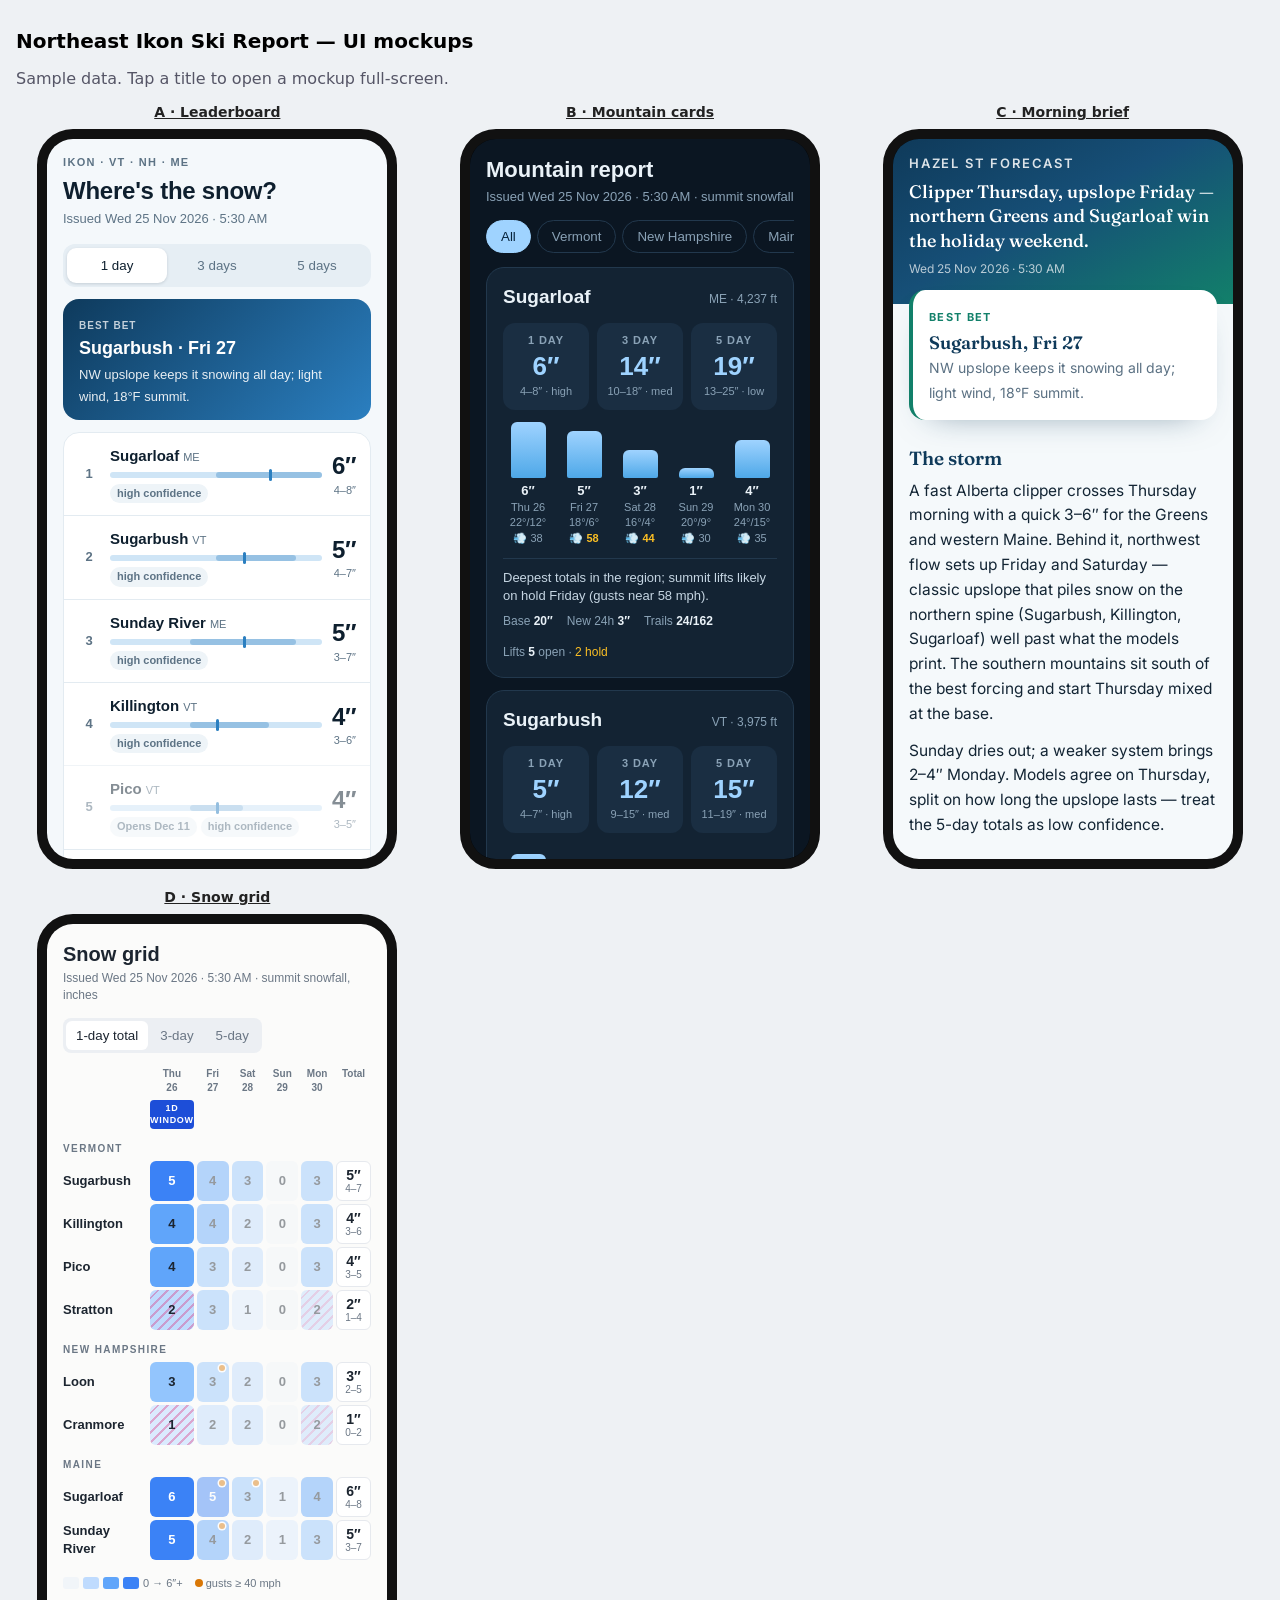
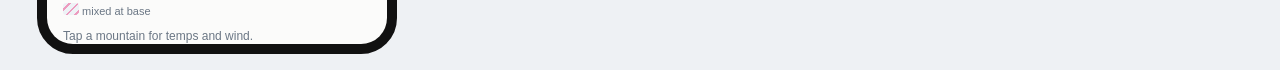
<file: docs/product/mockups/index.html>
<!doctype html><html lang="en"><head><meta charset="utf-8"><meta name="viewport" content="width=device-width, initial-scale=1"><title>Ski Report Mockups</title><style>.g{display:grid;grid-template-columns:repeat(auto-fit,minmax(330px,1fr));gap:20px}
.p{display:flex;flex-direction:column;gap:8px;align-items:center}
.p h3{margin:0;font:600 14px/1.2 var(--font-sans, system-ui);color:var(--foreground, #222)}
.f{width:340px;max-width:100%;height:720px;border:10px solid #111;border-radius:36px;overflow:hidden;background:#000}
.f iframe{width:100%;height:100%;border:0;display:block}</style><style>body{margin:0;padding:16px;font-family:system-ui;background:#eef1f4}</style></head><body><h1 style="font:600 20px system-ui">Northeast Ikon Ski Report — UI mockups</h1><p style="color:#556">Sample data. Tap a title to open a mockup full-screen.</p><div class="g"><div class="p"><h3><a href="a-leaderboard.html" style="color:inherit">A · Leaderboard</a></h3><div class="f"><iframe title="A · Leaderboard" src="a-leaderboard.html"></iframe></div></div><div class="p"><h3><a href="b-cards.html" style="color:inherit">B · Mountain cards</a></h3><div class="f"><iframe title="B · Mountain cards" src="b-cards.html"></iframe></div></div><div class="p"><h3><a href="c-brief.html" style="color:inherit">C · Morning brief</a></h3><div class="f"><iframe title="C · Morning brief" src="c-brief.html"></iframe></div></div><div class="p"><h3><a href="d-grid.html" style="color:inherit">D · Snow grid</a></h3><div class="f"><iframe title="D · Snow grid" src="d-grid.html"></iframe></div></div></div></body></html>
</file>
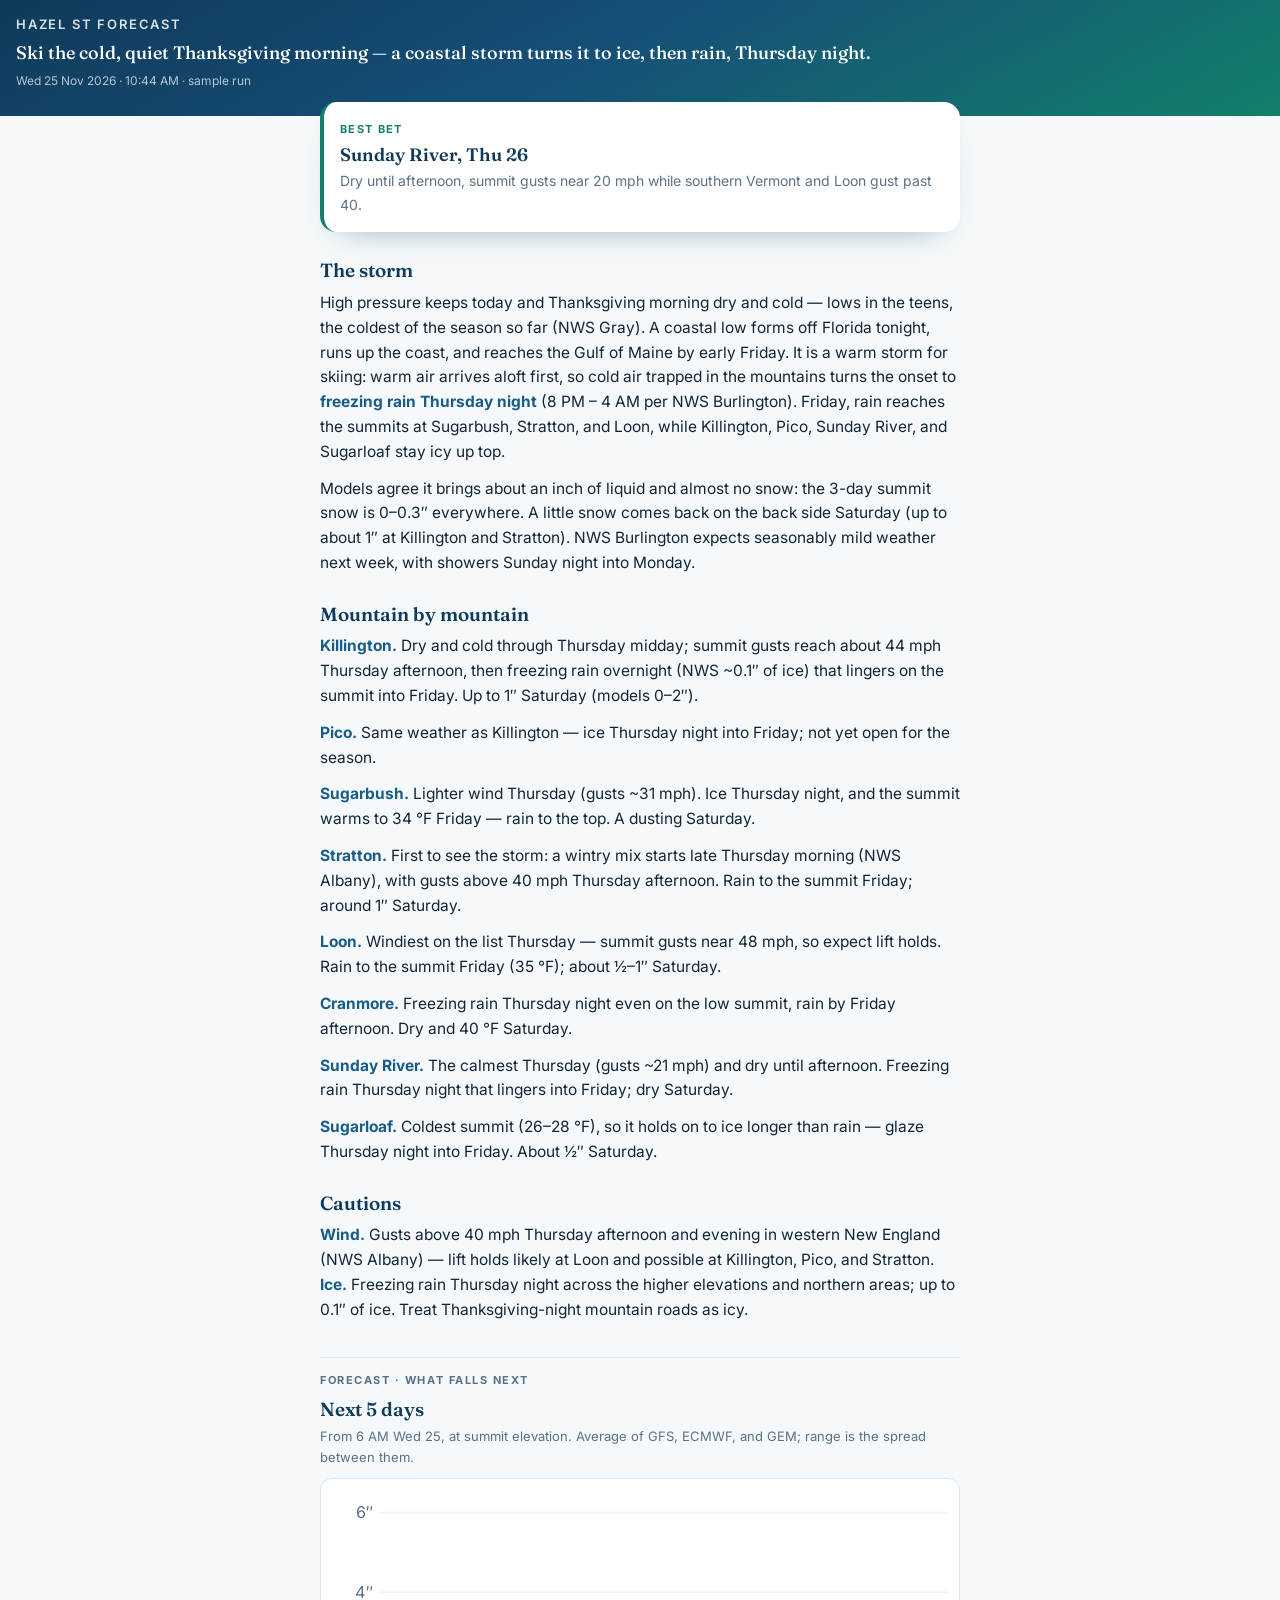
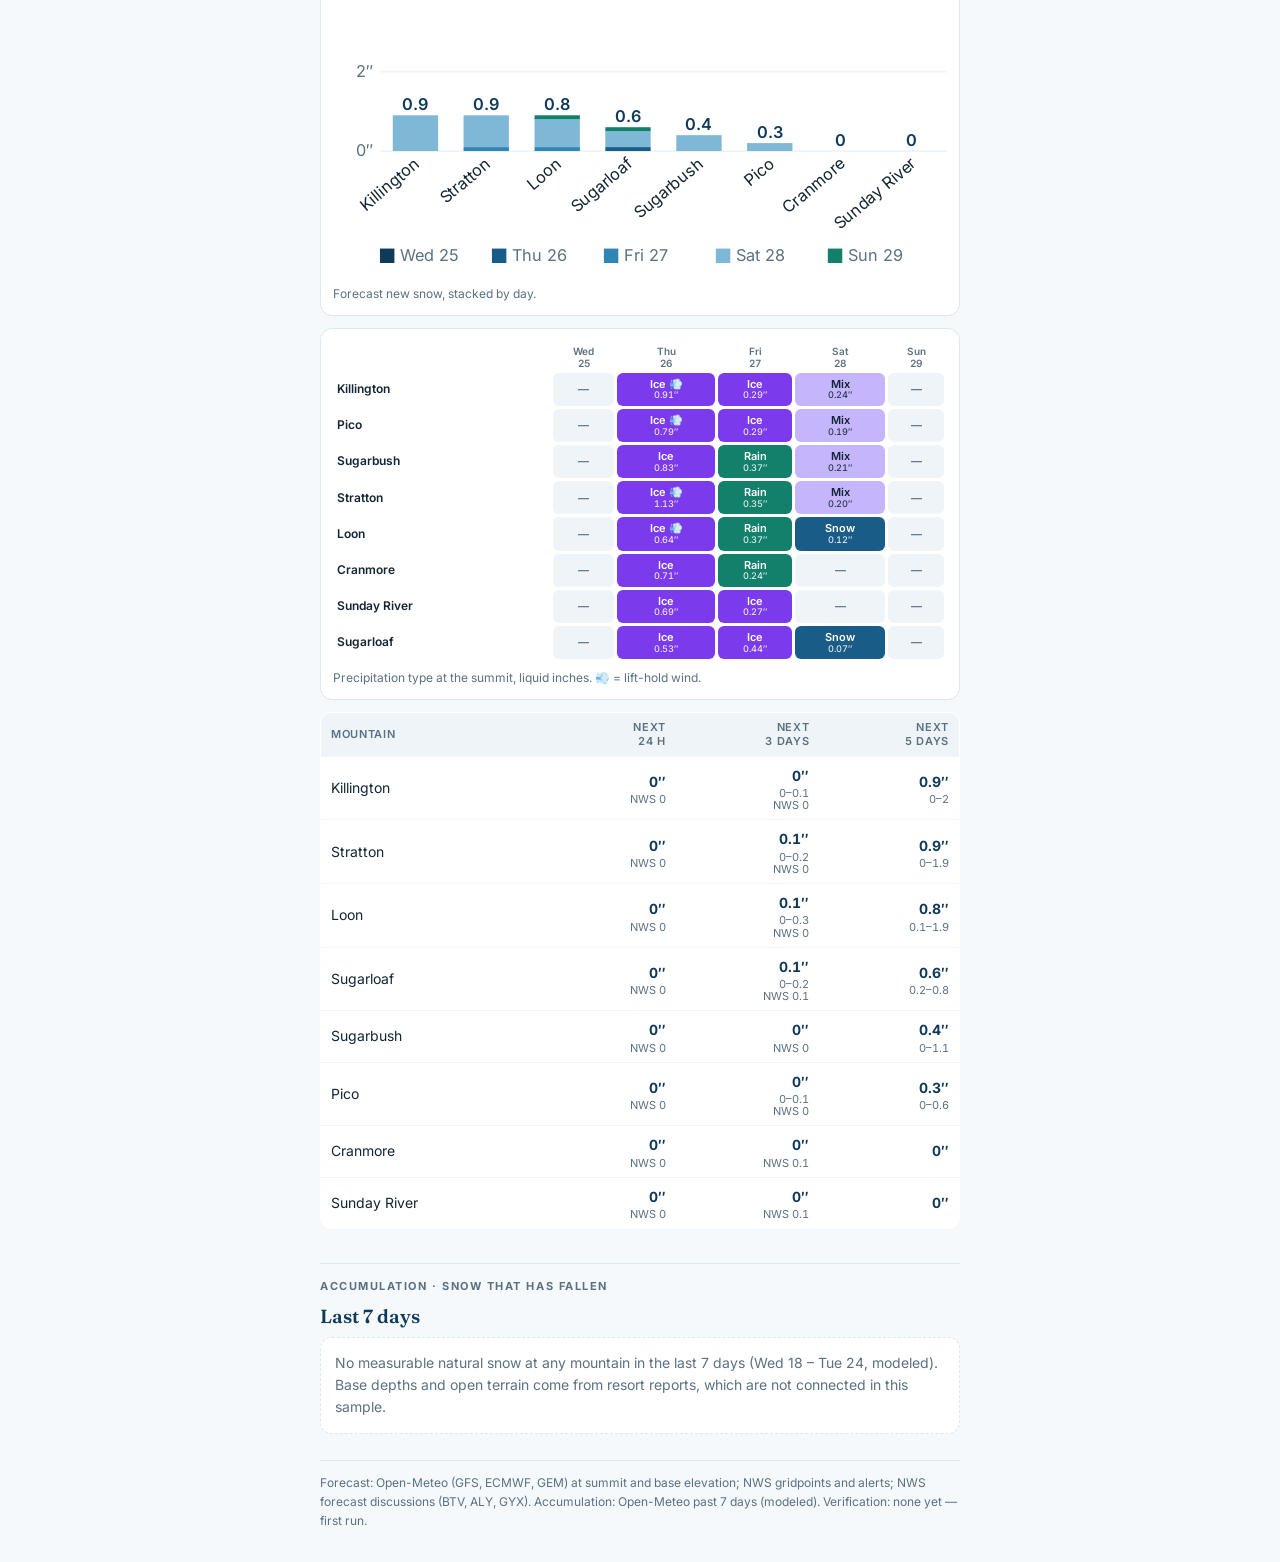
<file: prototype/out/2026-11-25.html>
<!doctype html><html lang="en"><head><meta charset="utf-8">
<meta name="viewport" content="width=device-width, initial-scale=1"><title>Hazel St Forecast · 2026-11-25</title>
<link href="https://fonts.googleapis.com/css2?family=Fraunces:opsz,wght@9..144,500;9..144,600&family=Inter:wght@400;500;600;700&display=swap" rel="stylesheet">
<style>:root{--ink:#132534;--deep:#0f3a5a;--sea:#1a5c88;--green:#12806a;--paper:#f5f9fb;--card:#fff;--line:#dce7ee;--line-2:#eef4f8;--mist:#5b7183;
  --band:linear-gradient(152deg,#0f3a5a 0%,#164f77 46%,#12806a 100%)}
*{box-sizing:border-box}
body{margin:0;background:var(--paper);color:var(--ink);font:15.5px/1.6 Inter,-apple-system,sans-serif}
.band{background:var(--band);color:#fff;padding:18px 16px 26px}
.band .k{font:600 13px/1 Inter,sans-serif;letter-spacing:.14em;text-transform:uppercase;opacity:.85}
.band h1{font:500 18px/1.35 Fraunces,Georgia,serif;margin:10px 0 6px}
.band .when{font-size:12px;opacity:.7}
main{max-width:42rem;margin:0 auto;padding:0 16px 32px}
.call{background:var(--card);border-radius:16px;margin-top:-14px;padding:14px 16px;box-shadow:0 14px 34px -22px rgba(15,58,90,.55);border-left:4px solid var(--green)}
.call small{font-size:11px;letter-spacing:.12em;text-transform:uppercase;color:var(--green);font-weight:700}
.call b{display:block;font:600 18px/1.3 Fraunces,Georgia,serif;color:var(--deep);margin:2px 0}
.call span{font-size:14px;color:var(--mist)}
h2{font:600 19px/1.3 Fraunces,Georgia,serif;color:var(--deep);margin:26px 0 8px}
p{margin:0 0 12px}
p b{color:var(--sea)}
.part{font-size:11px;letter-spacing:.14em;text-transform:uppercase;color:var(--mist);font-weight:700;margin:34px 0 -18px;padding-top:14px;border-top:1px solid var(--line)}
.lead{font-size:13px;color:var(--mist);margin:-4px 0 10px}
figure{margin:0 0 12px;background:var(--card);border:1px solid var(--line);border-radius:12px;padding:12px}
figcaption{font-size:12px;color:var(--mist);margin-top:6px}
table{width:100%;border-collapse:collapse;font-variant-numeric:tabular-nums}
#fct{background:var(--card);border-radius:12px;overflow:hidden;border:1px solid var(--line);font-size:14px}
#fct th,#fct td{padding:8px 10px;text-align:right}
#fct th{font-size:11px;letter-spacing:.06em;text-transform:uppercase;color:var(--mist);background:var(--line-2);font-weight:600;line-height:1.25}
#fct th:first-child,#fct td:first-child{text-align:left}
#fct tr+tr td{border-top:1px solid var(--line-2)}
#fct td b{color:var(--deep)}
#fct td small{color:var(--mist);font-size:11px;display:block;line-height:1.1}
.types{border-collapse:separate;border-spacing:3px;font-size:11px}
.types th{font-weight:600;color:var(--mist);font-size:10px;line-height:1.2}
.types tbody th{text-align:left;color:var(--ink);font-size:12px;white-space:nowrap;padding-right:4px}
.types td{text-align:center;border-radius:6px;padding:5px 2px;font-weight:600;line-height:1.15}
.types td small{display:block;font-weight:500;opacity:.85}
.types i{font-style:normal}
.empty{background:var(--card);border:1px dashed var(--line);border-radius:12px;padding:14px;font-size:14px;color:var(--mist)}
.foot{font-size:12px;color:var(--mist);border-top:1px solid var(--line);margin-top:26px;padding-top:12px}
</style></head><body>
<div class="band"><div class="k">Hazel St Forecast</div><h1>Ski the cold, quiet Thanksgiving morning — a coastal storm turns it to ice, then rain, Thursday night.</h1>
<div class="when">Wed 25 Nov 2026 · 10:44 AM · sample run</div></div>
<main>
<div class="call"><small>Best bet</small><b>Sunday River, Thu 26</b><span>Dry until afternoon, summit gusts near 20 mph while southern Vermont and Loon gust past 40.</span></div>
<h2>The storm</h2>
<p>High pressure keeps today and Thanksgiving morning dry and cold — lows in the teens, the coldest of the season so far (NWS Gray). A coastal low forms off Florida tonight, runs up the coast, and reaches the Gulf of Maine by early Friday. It is a warm storm for skiing: warm air arrives aloft first, so cold air trapped in the mountains turns the onset to <b>freezing rain Thursday night</b> (8 PM – 4 AM per NWS Burlington). Friday, rain reaches the summits at Sugarbush, Stratton, and Loon, while Killington, Pico, Sunday River, and Sugarloaf stay icy up top.</p>
<p>Models agree it brings about an inch of liquid and almost no snow: the 3-day summit snow is 0–0.3″ everywhere. A little snow comes back on the back side Saturday (up to about 1″ at Killington and Stratton). NWS Burlington expects seasonably mild weather next week, with showers Sunday night into Monday.</p>
<h2>Mountain by mountain</h2>
<p><b>Killington.</b> Dry and cold through Thursday midday; summit gusts reach about 44 mph Thursday afternoon, then freezing rain overnight (NWS ~0.1″ of ice) that lingers on the summit into Friday. Up to 1″ Saturday (models 0–2″).</p>
<p><b>Pico.</b> Same weather as Killington — ice Thursday night into Friday; not yet open for the season.</p>
<p><b>Sugarbush.</b> Lighter wind Thursday (gusts ~31 mph). Ice Thursday night, and the summit warms to 34 °F Friday — rain to the top. A dusting Saturday.</p>
<p><b>Stratton.</b> First to see the storm: a wintry mix starts late Thursday morning (NWS Albany), with gusts above 40 mph Thursday afternoon. Rain to the summit Friday; around 1″ Saturday.</p>
<p><b>Loon.</b> Windiest on the list Thursday — summit gusts near 48 mph, so expect lift holds. Rain to the summit Friday (35 °F); about ½–1″ Saturday.</p>
<p><b>Cranmore.</b> Freezing rain Thursday night even on the low summit, rain by Friday afternoon. Dry and 40 °F Saturday.</p>
<p><b>Sunday River.</b> The calmest Thursday (gusts ~21 mph) and dry until afternoon. Freezing rain Thursday night that lingers into Friday; dry Saturday.</p>
<p><b>Sugarloaf.</b> Coldest summit (26–28 °F), so it holds on to ice longer than rain — glaze Thursday night into Friday. About ½″ Saturday.</p>
<h2>Cautions</h2>
<p><b>Wind.</b> Gusts above 40 mph Thursday afternoon and evening in western New England (NWS Albany) — lift holds likely at Loon and possible at Killington, Pico, and Stratton. <b>Ice.</b> Freezing rain Thursday night across the higher elevations and northern areas; up to 0.1″ of ice. Treat Thanksgiving-night mountain roads as icy.</p>
<div class="part">Forecast · what falls next</div>
<h2>Next 5 days</h2>
<p class="lead">From 6 AM Wed 25, at summit elevation. Average of GFS, ECMWF, and GEM; range is the spread between them.</p>
<figure><svg viewBox="0 0 340 210" width="100%" role="img" aria-label="Forecast new snow by mountain"><line x1="26" x2="340" y1="144.0" y2="144.0" stroke="#eef4f8"/><text x="22" y="147.0" font-size="9" text-anchor="end" fill="#5b7183">0″</text><line x1="26" x2="340" y1="100.0" y2="100.0" stroke="#eef4f8"/><text x="22" y="103.0" font-size="9" text-anchor="end" fill="#5b7183">2″</text><line x1="26" x2="340" y1="56.0" y2="56.0" stroke="#eef4f8"/><text x="22" y="59.0" font-size="9" text-anchor="end" fill="#5b7183">4″</text><line x1="26" x2="340" y1="12.0" y2="12.0" stroke="#eef4f8"/><text x="22" y="15.0" font-size="9" text-anchor="end" fill="#5b7183">6″</text><rect x="33.1" y="144.0" width="25.1" height="0.0" fill="#0f3a5a"/><rect x="33.1" y="144.0" width="25.1" height="0.0" fill="#1a5c88"/><rect x="33.1" y="144.0" width="25.1" height="0.0" fill="#2f86b4"/><rect x="33.1" y="124.2" width="25.1" height="19.8" fill="#7fb7d6"/><rect x="33.1" y="124.2" width="25.1" height="0.0" fill="#12806a"/><text x="45.6" y="121.2" font-size="9" text-anchor="middle" font-weight="600" fill="#0f3a5a">0.9</text><text transform="translate(48.6,152) rotate(-40)" font-size="9" text-anchor="end" fill="#132534">Killington</text><rect x="72.3" y="144.0" width="25.1" height="0.0" fill="#0f3a5a"/><rect x="72.3" y="144.0" width="25.1" height="0.0" fill="#1a5c88"/><rect x="72.3" y="141.8" width="25.1" height="2.2" fill="#2f86b4"/><rect x="72.3" y="124.2" width="25.1" height="17.6" fill="#7fb7d6"/><rect x="72.3" y="124.2" width="25.1" height="0.0" fill="#12806a"/><text x="84.9" y="121.2" font-size="9" text-anchor="middle" font-weight="600" fill="#0f3a5a">0.9</text><text transform="translate(87.9,152) rotate(-40)" font-size="9" text-anchor="end" fill="#132534">Stratton</text><rect x="111.6" y="144.0" width="25.1" height="0.0" fill="#0f3a5a"/><rect x="111.6" y="144.0" width="25.1" height="0.0" fill="#1a5c88"/><rect x="111.6" y="141.8" width="25.1" height="2.2" fill="#2f86b4"/><rect x="111.6" y="126.4" width="25.1" height="15.4" fill="#7fb7d6"/><rect x="111.6" y="124.2" width="25.1" height="2.2" fill="#12806a"/><text x="124.1" y="121.2" font-size="9" text-anchor="middle" font-weight="600" fill="#0f3a5a">0.8</text><text transform="translate(127.1,152) rotate(-40)" font-size="9" text-anchor="end" fill="#132534">Loon</text><rect x="150.8" y="144.0" width="25.1" height="0.0" fill="#0f3a5a"/><rect x="150.8" y="141.8" width="25.1" height="2.2" fill="#1a5c88"/><rect x="150.8" y="141.8" width="25.1" height="0.0" fill="#2f86b4"/><rect x="150.8" y="133.0" width="25.1" height="8.8" fill="#7fb7d6"/><rect x="150.8" y="130.8" width="25.1" height="2.2" fill="#12806a"/><text x="163.4" y="127.8" font-size="9" text-anchor="middle" font-weight="600" fill="#0f3a5a">0.6</text><text transform="translate(166.4,152) rotate(-40)" font-size="9" text-anchor="end" fill="#132534">Sugarloaf</text><rect x="190.1" y="144.0" width="25.1" height="0.0" fill="#0f3a5a"/><rect x="190.1" y="144.0" width="25.1" height="0.0" fill="#1a5c88"/><rect x="190.1" y="144.0" width="25.1" height="0.0" fill="#2f86b4"/><rect x="190.1" y="135.2" width="25.1" height="8.8" fill="#7fb7d6"/><rect x="190.1" y="135.2" width="25.1" height="0.0" fill="#12806a"/><text x="202.6" y="132.2" font-size="9" text-anchor="middle" font-weight="600" fill="#0f3a5a">0.4</text><text transform="translate(205.6,152) rotate(-40)" font-size="9" text-anchor="end" fill="#132534">Sugarbush</text><rect x="229.3" y="144.0" width="25.1" height="0.0" fill="#0f3a5a"/><rect x="229.3" y="144.0" width="25.1" height="0.0" fill="#1a5c88"/><rect x="229.3" y="144.0" width="25.1" height="0.0" fill="#2f86b4"/><rect x="229.3" y="139.6" width="25.1" height="4.4" fill="#7fb7d6"/><rect x="229.3" y="139.6" width="25.1" height="0.0" fill="#12806a"/><text x="241.9" y="136.6" font-size="9" text-anchor="middle" font-weight="600" fill="#0f3a5a">0.3</text><text transform="translate(244.9,152) rotate(-40)" font-size="9" text-anchor="end" fill="#132534">Pico</text><rect x="268.6" y="144.0" width="25.1" height="0.0" fill="#0f3a5a"/><rect x="268.6" y="144.0" width="25.1" height="0.0" fill="#1a5c88"/><rect x="268.6" y="144.0" width="25.1" height="0.0" fill="#2f86b4"/><rect x="268.6" y="144.0" width="25.1" height="0.0" fill="#7fb7d6"/><rect x="268.6" y="144.0" width="25.1" height="0.0" fill="#12806a"/><text x="281.1" y="141.0" font-size="9" text-anchor="middle" font-weight="600" fill="#0f3a5a">0</text><text transform="translate(284.1,152) rotate(-40)" font-size="9" text-anchor="end" fill="#132534">Cranmore</text><rect x="307.8" y="144.0" width="25.1" height="0.0" fill="#0f3a5a"/><rect x="307.8" y="144.0" width="25.1" height="0.0" fill="#1a5c88"/><rect x="307.8" y="144.0" width="25.1" height="0.0" fill="#2f86b4"/><rect x="307.8" y="144.0" width="25.1" height="0.0" fill="#7fb7d6"/><rect x="307.8" y="144.0" width="25.1" height="0.0" fill="#12806a"/><text x="320.4" y="141.0" font-size="9" text-anchor="middle" font-weight="600" fill="#0f3a5a">0</text><text transform="translate(323.4,152) rotate(-40)" font-size="9" text-anchor="end" fill="#132534">Sunday River</text><rect x="26" y="198" width="8" height="8" fill="#0f3a5a"/><text x="37" y="205" font-size="9" fill="#5b7183">Wed 25</text><rect x="88" y="198" width="8" height="8" fill="#1a5c88"/><text x="99" y="205" font-size="9" fill="#5b7183">Thu 26</text><rect x="150" y="198" width="8" height="8" fill="#2f86b4"/><text x="161" y="205" font-size="9" fill="#5b7183">Fri 27</text><rect x="212" y="198" width="8" height="8" fill="#7fb7d6"/><text x="223" y="205" font-size="9" fill="#5b7183">Sat 28</text><rect x="274" y="198" width="8" height="8" fill="#12806a"/><text x="285" y="205" font-size="9" fill="#5b7183">Sun 29</text></svg><figcaption>Forecast new snow, stacked by day.</figcaption></figure>
<figure><table class="types"><thead><tr><th></th><th>Wed<br>25</th><th>Thu<br>26</th><th>Fri<br>27</th><th>Sat<br>28</th><th>Sun<br>29</th></tr></thead><tbody><tr><th>Killington</th><td style="background:#eef4f8;color:#5b7183">—</td><td style="background:#7c3aed;color:#fff">Ice <i title="gusts">💨</i><small>0.91″</small></td><td style="background:#7c3aed;color:#fff">Ice<small>0.29″</small></td><td style="background:#c4b5fd;color:#132534">Mix<small>0.24″</small></td><td style="background:#eef4f8;color:#5b7183">—</td></tr><tr><th>Pico</th><td style="background:#eef4f8;color:#5b7183">—</td><td style="background:#7c3aed;color:#fff">Ice <i title="gusts">💨</i><small>0.79″</small></td><td style="background:#7c3aed;color:#fff">Ice<small>0.29″</small></td><td style="background:#c4b5fd;color:#132534">Mix<small>0.19″</small></td><td style="background:#eef4f8;color:#5b7183">—</td></tr><tr><th>Sugarbush</th><td style="background:#eef4f8;color:#5b7183">—</td><td style="background:#7c3aed;color:#fff">Ice<small>0.83″</small></td><td style="background:#12806a;color:#fff">Rain<small>0.37″</small></td><td style="background:#c4b5fd;color:#132534">Mix<small>0.21″</small></td><td style="background:#eef4f8;color:#5b7183">—</td></tr><tr><th>Stratton</th><td style="background:#eef4f8;color:#5b7183">—</td><td style="background:#7c3aed;color:#fff">Ice <i title="gusts">💨</i><small>1.13″</small></td><td style="background:#12806a;color:#fff">Rain<small>0.35″</small></td><td style="background:#c4b5fd;color:#132534">Mix<small>0.20″</small></td><td style="background:#eef4f8;color:#5b7183">—</td></tr><tr><th>Loon</th><td style="background:#eef4f8;color:#5b7183">—</td><td style="background:#7c3aed;color:#fff">Ice <i title="gusts">💨</i><small>0.64″</small></td><td style="background:#12806a;color:#fff">Rain<small>0.37″</small></td><td style="background:#1a5c88;color:#fff">Snow<small>0.12″</small></td><td style="background:#eef4f8;color:#5b7183">—</td></tr><tr><th>Cranmore</th><td style="background:#eef4f8;color:#5b7183">—</td><td style="background:#7c3aed;color:#fff">Ice<small>0.71″</small></td><td style="background:#12806a;color:#fff">Rain<small>0.24″</small></td><td style="background:#eef4f8;color:#5b7183">—</td><td style="background:#eef4f8;color:#5b7183">—</td></tr><tr><th>Sunday River</th><td style="background:#eef4f8;color:#5b7183">—</td><td style="background:#7c3aed;color:#fff">Ice<small>0.69″</small></td><td style="background:#7c3aed;color:#fff">Ice<small>0.27″</small></td><td style="background:#eef4f8;color:#5b7183">—</td><td style="background:#eef4f8;color:#5b7183">—</td></tr><tr><th>Sugarloaf</th><td style="background:#eef4f8;color:#5b7183">—</td><td style="background:#7c3aed;color:#fff">Ice<small>0.53″</small></td><td style="background:#7c3aed;color:#fff">Ice<small>0.44″</small></td><td style="background:#1a5c88;color:#fff">Snow<small>0.07″</small></td><td style="background:#eef4f8;color:#5b7183">—</td></tr></tbody></table><figcaption>Precipitation type at the summit, liquid inches. 💨 = lift-hold wind.</figcaption></figure>
<table id="fct"><thead><tr><th>Mountain</th><th>Next<br>24 h</th><th>Next<br>3 days</th><th>Next<br>5 days</th></tr></thead><tbody><tr><td>Killington</td><td><b>0″</b><small>NWS 0</small></td><td><b>0″</b><small>0–0.1</small><small>NWS 0</small></td><td><b>0.9″</b><small>0–2</small></td></tr><tr><td>Stratton</td><td><b>0″</b><small>NWS 0</small></td><td><b>0.1″</b><small>0–0.2</small><small>NWS 0</small></td><td><b>0.9″</b><small>0–1.9</small></td></tr><tr><td>Loon</td><td><b>0″</b><small>NWS 0</small></td><td><b>0.1″</b><small>0–0.3</small><small>NWS 0</small></td><td><b>0.8″</b><small>0.1–1.9</small></td></tr><tr><td>Sugarloaf</td><td><b>0″</b><small>NWS 0</small></td><td><b>0.1″</b><small>0–0.2</small><small>NWS 0.1</small></td><td><b>0.6″</b><small>0.2–0.8</small></td></tr><tr><td>Sugarbush</td><td><b>0″</b><small>NWS 0</small></td><td><b>0″</b><small>NWS 0</small></td><td><b>0.4″</b><small>0–1.1</small></td></tr><tr><td>Pico</td><td><b>0″</b><small>NWS 0</small></td><td><b>0″</b><small>0–0.1</small><small>NWS 0</small></td><td><b>0.3″</b><small>0–0.6</small></td></tr><tr><td>Cranmore</td><td><b>0″</b><small>NWS 0</small></td><td><b>0″</b><small>NWS 0.1</small></td><td><b>0″</b></td></tr><tr><td>Sunday&nbsp;River</td><td><b>0″</b><small>NWS 0</small></td><td><b>0″</b><small>NWS 0.1</small></td><td><b>0″</b></td></tr></tbody></table>
<div class="part">Accumulation · snow that has fallen</div>
<h2>Last 7 days</h2>
<div class="empty">No measurable natural snow at any mountain in the last 7 days (Wed 18 – Tue 24, modeled). Base depths and open terrain come from resort reports, which are not connected in this sample.</div>
<div class="foot">Forecast: Open-Meteo (GFS, ECMWF, GEM) at summit and base elevation; NWS gridpoints and alerts; NWS forecast discussions (BTV, ALY, GYX). Accumulation: Open-Meteo past 7 days (modeled). Verification: none yet — first run.</div>
</main></body></html>
</file>
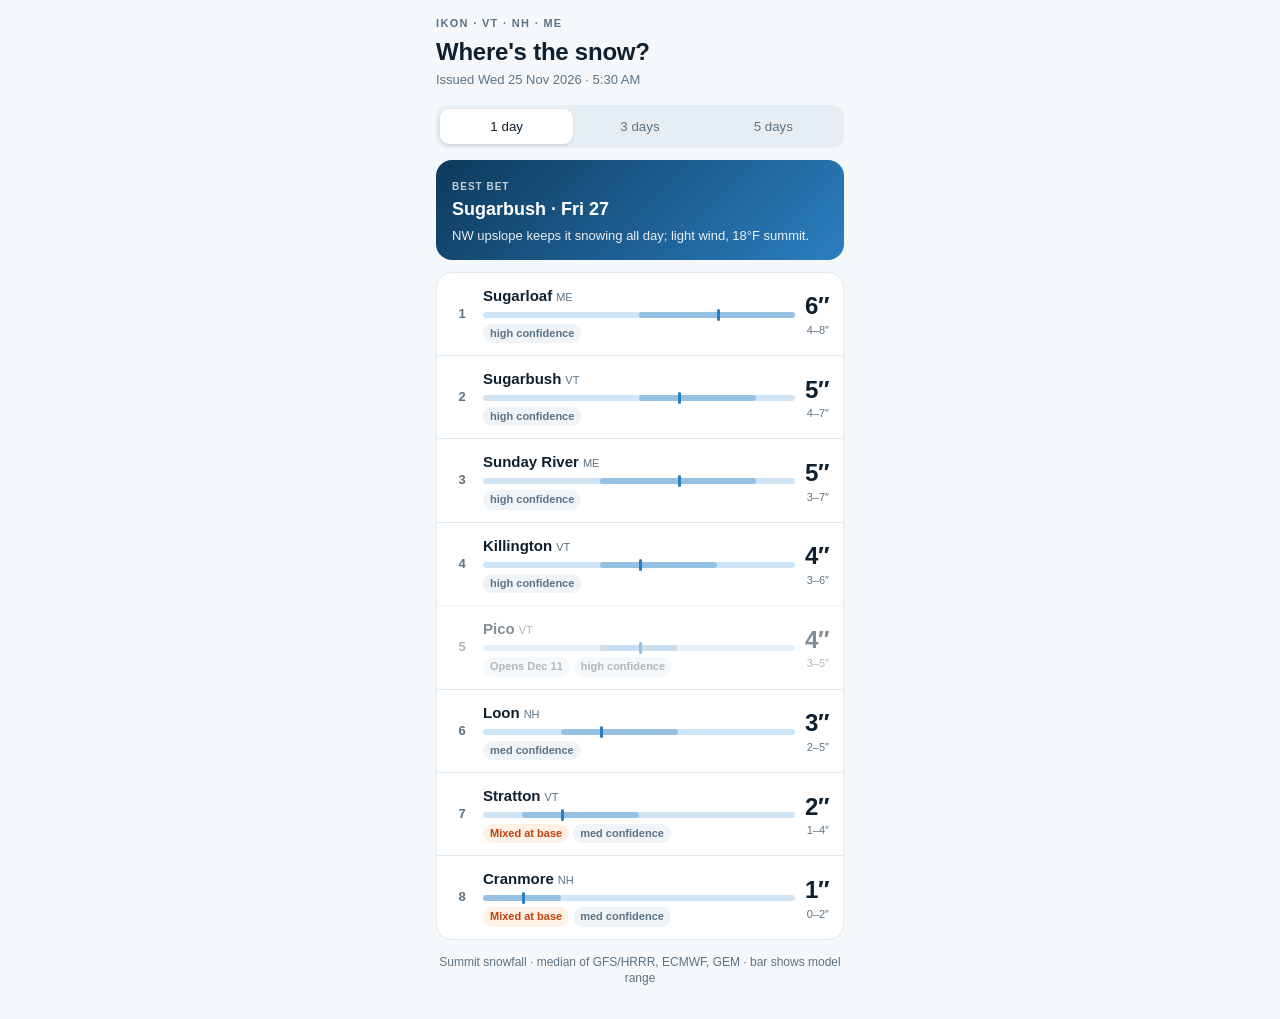
<file: docs/product/mockups/a-leaderboard.html>
<!doctype html>
<html lang="en">
<head>
<meta charset="utf-8">
<meta name="viewport" content="width=device-width, initial-scale=1">
<title>A · Leaderboard</title>
<style>
:root{--ink:#0e1f2e;--mist:#5d7385;--line:#e3ebf1;--paper:#f4f8fb;--card:#fff;--ice:#2b7fc0;--ice-2:#cfe5f6;--warn:#c2410c;--warn-bg:#fff1e6;--ok:#0f766e}
*{box-sizing:border-box}
body{margin:0;background:var(--paper);color:var(--ink);font:15px/1.4 -apple-system,BlinkMacSystemFont,"Inter","Segoe UI",sans-serif}
.wrap{max-width:440px;margin:0 auto;padding:16px 16px 32px}
header .eyebrow{font-size:11px;letter-spacing:.12em;text-transform:uppercase;color:var(--mist);font-weight:600}
header h1{margin:4px 0 2px;font-size:24px;letter-spacing:-.01em}
header p{margin:0;color:var(--mist);font-size:13px}
.seg{display:grid;grid-template-columns:repeat(3,1fr);background:#e6eef4;border-radius:12px;padding:4px;margin:16px 0 12px}
.seg button{border:0;background:transparent;font:600 14px/1 inherit;padding:10px 0;border-radius:9px;color:var(--mist);cursor:pointer}
.seg button.on{background:var(--card);color:var(--ink);box-shadow:0 1px 3px rgba(14,31,46,.15)}
.best{background:linear-gradient(135deg,#0e3a5c,#2b7fc0);color:#fff;border-radius:16px;padding:14px 16px;margin-bottom:12px}
.best small{opacity:.75;text-transform:uppercase;letter-spacing:.1em;font-size:10px;font-weight:700}
.best b{display:block;font-size:18px;margin:2px 0}
.best span{font-size:13px;opacity:.9}
ol{list-style:none;margin:0;padding:0;background:var(--card);border-radius:16px;border:1px solid var(--line);overflow:hidden}
li{display:grid;grid-template-columns:22px 1fr auto;gap:10px;align-items:center;padding:12px 14px;border-top:1px solid var(--line)}
li:first-child{border-top:0}
.rk{font-weight:700;color:var(--mist);font-size:13px;text-align:center}
.nm{font-weight:600}
.nm em{font-style:normal;font-size:11px;color:var(--mist);font-weight:500;margin-left:4px}
.bar{height:6px;border-radius:3px;background:var(--ice-2);margin-top:6px;position:relative}
.bar i{position:absolute;top:0;bottom:0;border-radius:3px;background:var(--ice);opacity:.35}
.bar b{position:absolute;top:-3px;width:3px;height:12px;border-radius:2px;background:var(--ice)}
.flags{display:flex;gap:4px;margin-top:6px;flex-wrap:wrap}
.flag{font-size:11px;padding:2px 7px;border-radius:999px;background:var(--warn-bg);color:var(--warn);font-weight:600}
.flag.cf{background:#eef4f8;color:var(--mist)}
.amt{text-align:right}
.amt b{font-size:24px;font-variant-numeric:tabular-nums;letter-spacing:-.02em}
.amt small{display:block;font-size:11px;color:var(--mist)}
.closed{opacity:.5}
footer{color:var(--mist);font-size:12px;margin-top:14px;text-align:center}
</style>
</head>
<body>
<div class="wrap">
  <header>
    <div class="eyebrow">Ikon · VT · NH · ME</div>
    <h1>Where's the snow?</h1>
    <p id="issued"></p>
  </header>
  <div class="seg" role="tablist">
    <button data-n="1" class="on">1 day</button>
    <button data-n="3">3 days</button>
    <button data-n="5">5 days</button>
  </div>
  <div class="best" id="best"></div>
  <ol id="list"></ol>
  <footer>Summit snowfall · median of GFS/HRRR, ECMWF, GEM · bar shows model range</footer>
</div>
<script src="data.js"></script>
<script>
const S = window.SKI, key = { 1: "1d", 3: "3d", 5: "5d" };
document.getElementById("issued").textContent = "Issued " + S.issued;
const bb = S.mountains.find(m => m.key === S.bestBet.key);
document.getElementById("best").innerHTML =
  `<small>Best bet</small><b>${bb.name} · ${S.bestBet.day}</b><span>${S.bestBet.why}</span>`;
function render(n) {
  const k = key[n], ci = { 1: 0, 3: 1, 5: 2 }[n];
  const max = Math.max(...S.mountains.map(m => m.range[k][1]));
  const rows = [...S.mountains].sort((a, b) => S.sum(b, n) - S.sum(a, n));
  document.getElementById("list").innerHTML = rows.map((m, i) => {
    const v = S.sum(m, n), [lo, hi] = m.range[k];
    const days = m.snow.slice(0, n), gusts = m.gust.slice(0, n), mix = m.mix.slice(0, n);
    const flags = [];
    if (m.score === 0) flags.push(`<span class="flag cf">Opens Dec 11</span>`);
    if (Math.max(...gusts) >= 55) flags.push(`<span class="flag">Wind holds likely</span>`);
    else if (Math.max(...gusts) >= 40) flags.push(`<span class="flag">Wind-hold watch</span>`);
    if (mix.some(Boolean)) flags.push(`<span class="flag">Mixed at base</span>`);
    flags.push(`<span class="flag cf">${m.conf[ci]} confidence</span>`);
    return `<li class="${m.score === 0 ? "closed" : ""}">
      <div class="rk">${i + 1}</div>
      <div><div class="nm">${m.name}<em>${m.st}</em></div>
        <div class="bar"><i style="left:${lo / max * 100}%;width:${(hi - lo) / max * 100}%"></i><b style="left:${v / max * 100}%"></b></div>
        <div class="flags">${flags.join("")}</div></div>
      <div class="amt"><b>${v}″</b><small>${lo}–${hi}″</small></div></li>`;
  }).join("");
}
document.querySelectorAll(".seg button").forEach(b => b.onclick = () => {
  document.querySelectorAll(".seg button").forEach(x => x.classList.toggle("on", x === b));
  render(+b.dataset.n);
});
render(1);
</script>
</body>
</html>
</file>
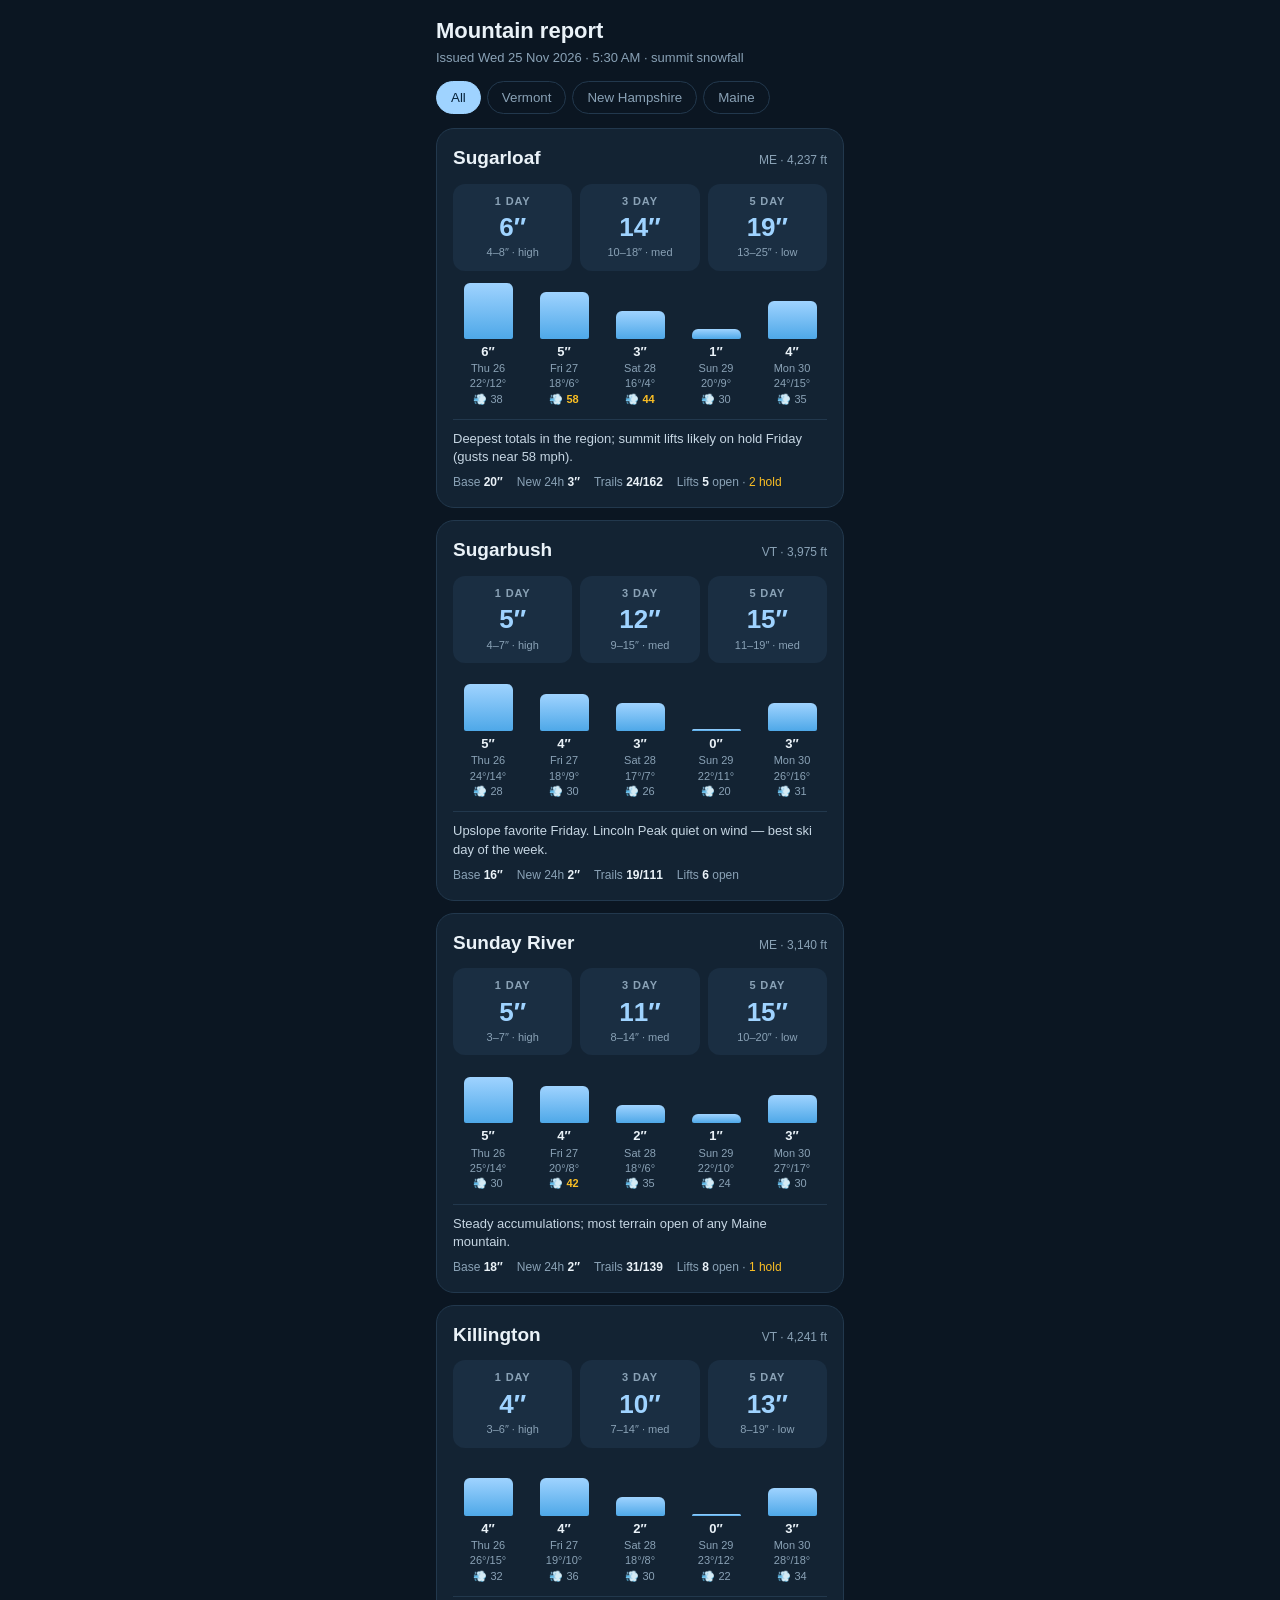
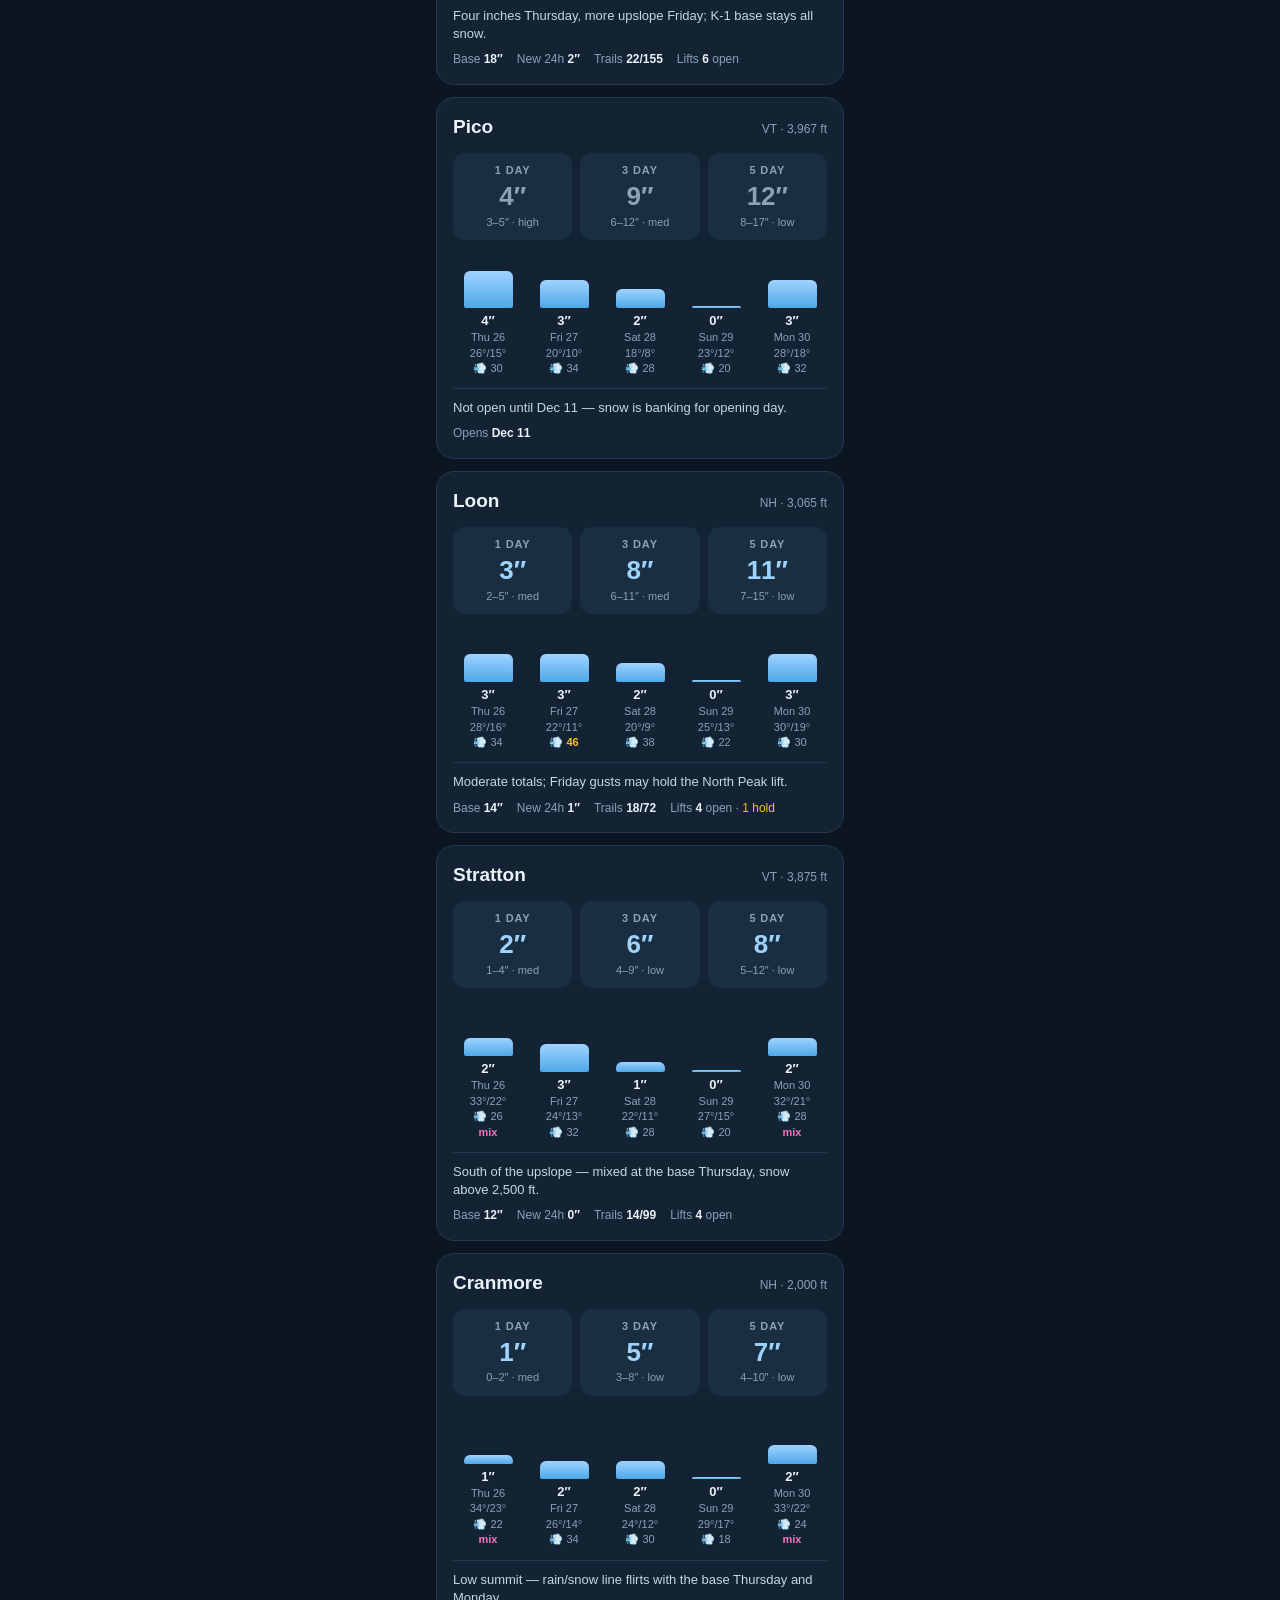
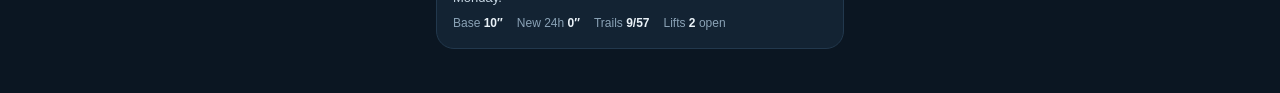
<file: docs/product/mockups/b-cards.html>
<!doctype html>
<html lang="en">
<head>
<meta charset="utf-8">
<meta name="viewport" content="width=device-width, initial-scale=1">
<title>B · Mountain Cards</title>
<style>
:root{--bg:#0b1622;--card:#132333;--card-2:#1a2e42;--ink:#eaf2f8;--mist:#8aa2b6;--line:#22384d;--snow:#9fd3ff;--snow-d:#4ea8e8;--warn:#fbbf24;--mix:#f472b6}
*{box-sizing:border-box}
body{margin:0;background:var(--bg);color:var(--ink);font:15px/1.4 -apple-system,BlinkMacSystemFont,"Inter","Segoe UI",sans-serif}
.wrap{max-width:440px;margin:0 auto;padding:16px 16px 32px}
h1{font-size:22px;margin:0}
.sub{color:var(--mist);font-size:13px;margin:2px 0 14px}
.chips{display:flex;gap:6px;overflow-x:auto;margin-bottom:14px;scrollbar-width:none}
.chips button{flex:none;border:1px solid var(--line);background:transparent;color:var(--mist);font:600 13px/1 inherit;padding:8px 14px;border-radius:999px;cursor:pointer}
.chips button.on{background:var(--snow);color:#06223a;border-color:var(--snow)}
.card{background:var(--card);border:1px solid var(--line);border-radius:18px;padding:16px;margin-bottom:12px}
.top{display:flex;justify-content:space-between;align-items:baseline}
.top h2{margin:0;font-size:19px}
.top span{color:var(--mist);font-size:12px}
.tiles{display:grid;grid-template-columns:repeat(3,1fr);gap:8px;margin:12px 0}
.tile{background:var(--card-2);border-radius:12px;padding:10px;text-align:center}
.tile small{display:block;color:var(--mist);font-size:11px;font-weight:600;text-transform:uppercase;letter-spacing:.08em}
.tile b{font-size:26px;font-variant-numeric:tabular-nums;color:var(--snow)}
.tile em{display:block;font-style:normal;font-size:11px;color:var(--mist)}
.strip{display:grid;grid-template-columns:repeat(5,1fr);gap:6px;align-items:end}
.day{text-align:center;font-size:11px;color:var(--mist)}
.col{height:56px;display:flex;align-items:flex-end;justify-content:center}
.col i{display:block;width:70%;border-radius:6px 6px 2px 2px;background:linear-gradient(180deg,var(--snow),var(--snow-d));min-height:2px}
.day .in{color:var(--ink);font-weight:700;font-size:13px;margin:4px 0 0}
.day .t{font-variant-numeric:tabular-nums}
.day .w{color:var(--mist)}
.day .w.hot{color:var(--warn);font-weight:700}
.day .mx{color:var(--mix);font-weight:700}
.note{font-size:13px;color:#c6d6e3;margin:12px 0 0;padding-top:10px;border-top:1px solid var(--line)}
.meta{display:flex;gap:14px;font-size:12px;color:var(--mist);margin-top:8px;flex-wrap:wrap}
.meta b{color:var(--ink)}
.meta .hold{color:var(--warn)}
.closed .tiles b{color:var(--mist)}
</style>
</head>
<body>
<div class="wrap">
  <h1>Mountain report</h1>
  <div class="sub" id="issued"></div>
  <div class="chips" id="chips">
    <button class="on" data-st="">All</button><button data-st="VT">Vermont</button><button data-st="NH">New Hampshire</button><button data-st="ME">Maine</button>
  </div>
  <div id="cards"></div>
</div>
<script src="data.js"></script>
<script>
const S = window.SKI;
document.getElementById("issued").textContent = "Issued " + S.issued + " · summit snowfall";
const max = Math.max(...S.mountains.flatMap(m => m.snow));
function card(m) {
  const tiles = [["1d", 1, 0], ["3d", 3, 1], ["5d", 5, 2]].map(([k, n, c]) =>
    `<div class="tile"><small>${n} day</small><b>${S.sum(m, n)}″</b><em>${m.range[k][0]}–${m.range[k][1]}″ · ${m.conf[c]}</em></div>`).join("");
  const strip = m.snow.map((s, i) => `<div class="day">
      <div class="col"><i style="height:${s / max * 100}%"></i></div>
      <div class="in">${s}″</div><div>${S.days[i]}</div>
      <div class="t">${m.hi[i]}°/${m.lo[i]}°</div>
      <div class="w ${m.gust[i] >= 40 ? "hot" : ""}">💨 ${m.gust[i]}</div>
      ${m.mix[i] ? '<div class="mx">mix</div>' : ""}</div>`).join("");
  const r = m.reported, open = m.score === 0
    ? `<span>Opens <b>Dec 11</b></span>`
    : `<span>Base <b>${r.base}″</b></span><span>New 24h <b>${r.new24}″</b></span><span>Trails <b>${r.trails[0]}/${r.trails[1]}</b></span><span>Lifts <b>${m.lifts[0]}</b> open${m.lifts[1] ? ` · <span class="hold">${m.lifts[1]} hold</span>` : ""}</span>`;
  return `<div class="card ${m.score === 0 ? "closed" : ""}" data-st="${m.st}">
    <div class="top"><h2>${m.name}</h2><span>${m.st} · ${m.summit.toLocaleString()} ft</span></div>
    <div class="tiles">${tiles}</div><div class="strip">${strip}</div>
    <p class="note">${m.note}</p><div class="meta">${open}</div></div>`;
}
document.getElementById("cards").innerHTML = S.mountains.map(card).join("");
document.querySelectorAll("#chips button").forEach(b => b.onclick = () => {
  document.querySelectorAll("#chips button").forEach(x => x.classList.toggle("on", x === b));
  document.querySelectorAll(".card").forEach(c => c.style.display = !b.dataset.st || c.dataset.st === b.dataset.st ? "" : "none");
});
</script>
</body>
</html>
</file>
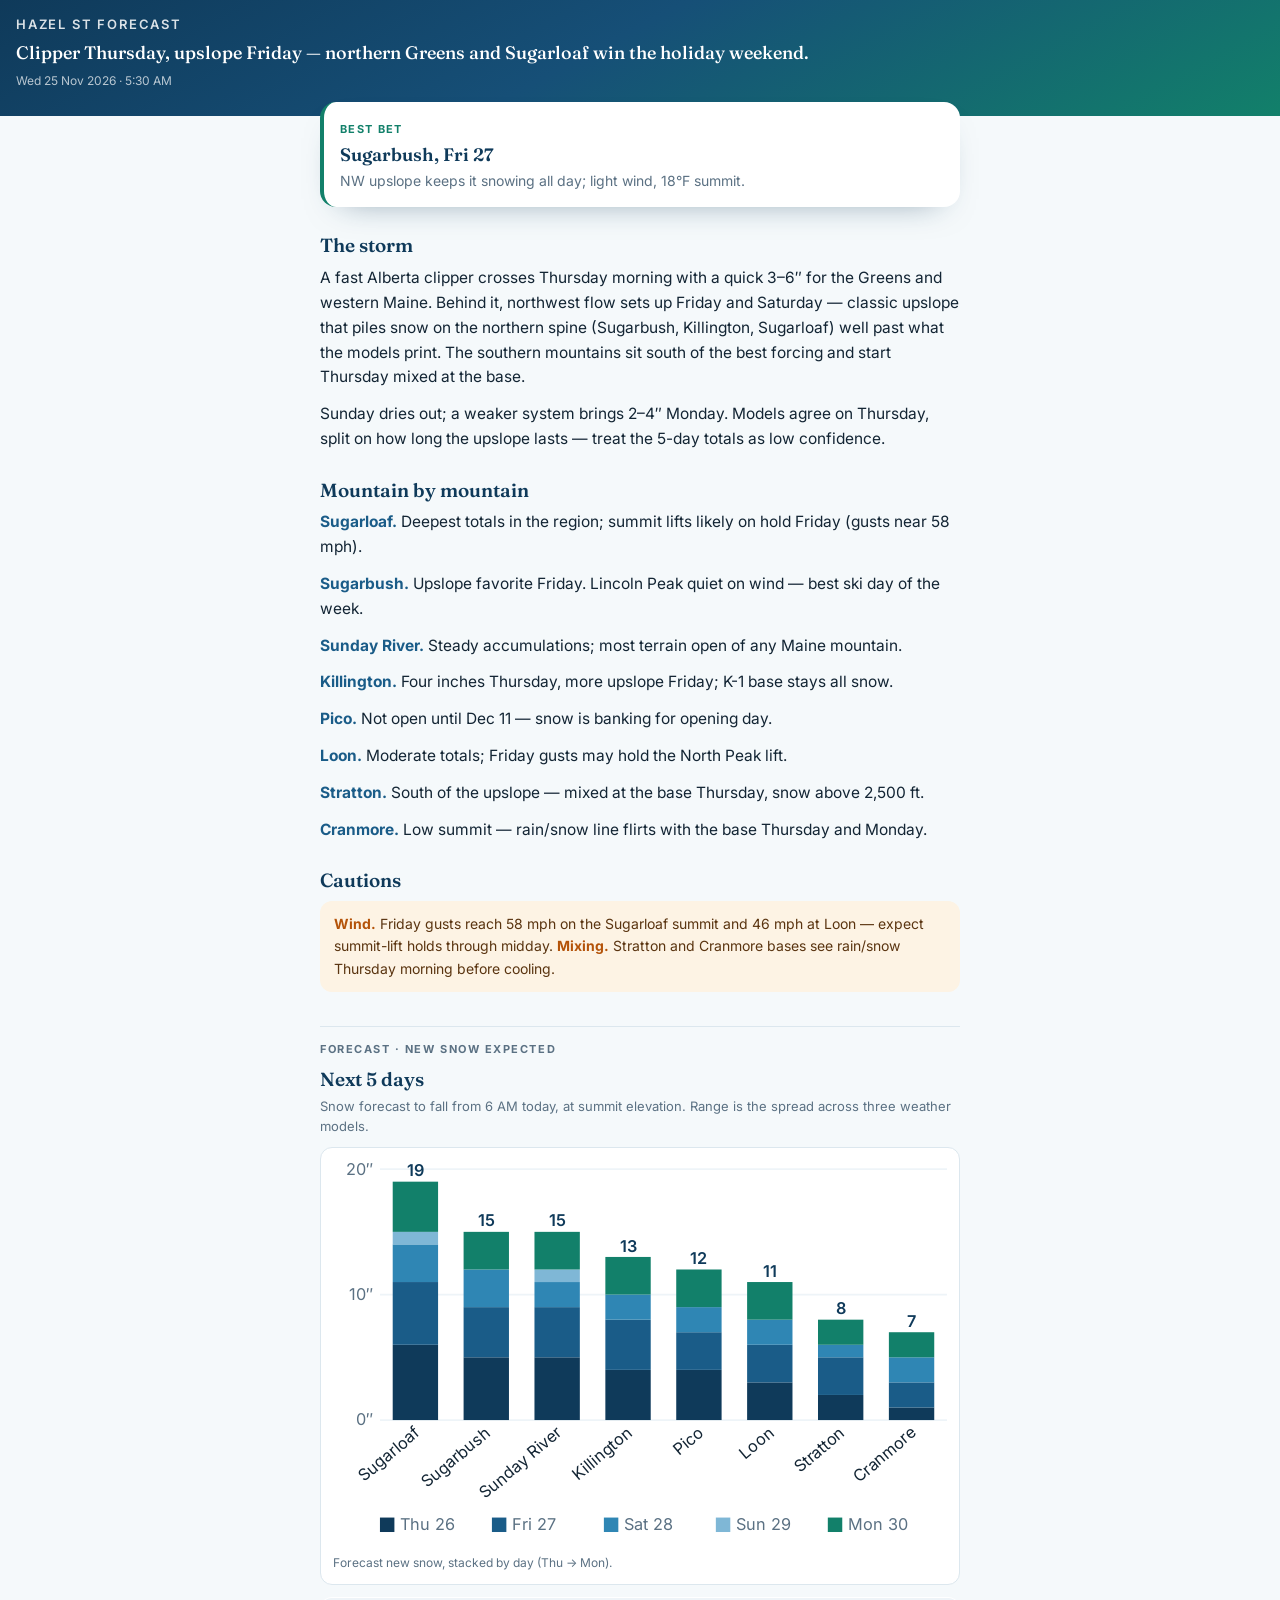
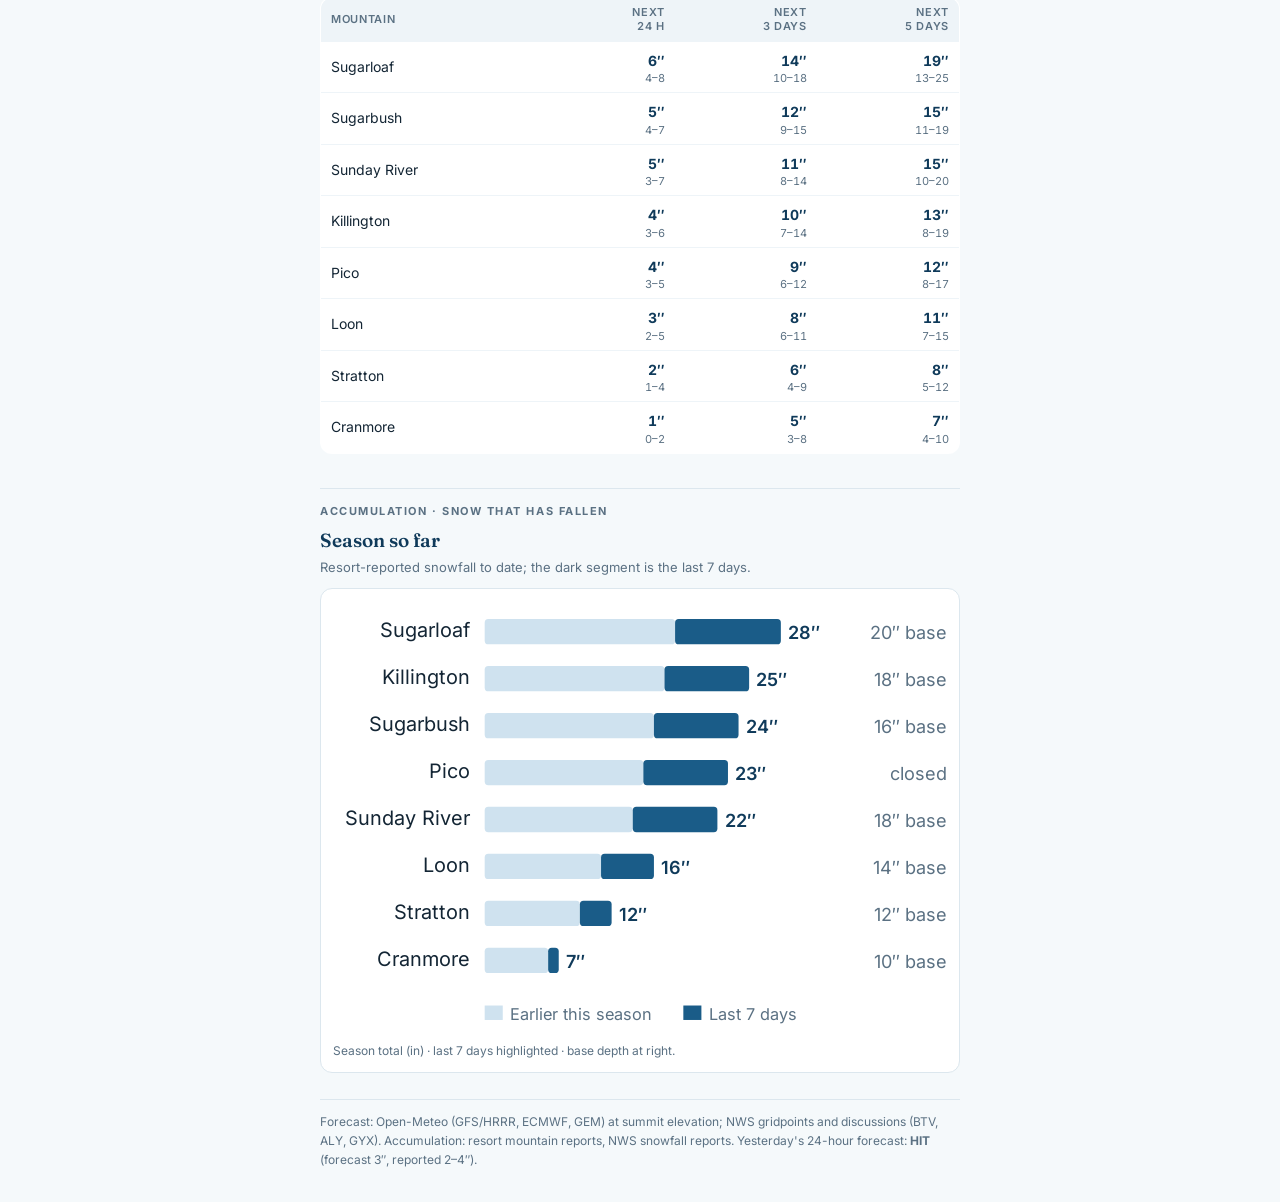
<file: docs/product/mockups/c-brief.html>
<!doctype html>
<html lang="en">
<head>
<meta charset="utf-8">
<meta name="viewport" content="width=device-width, initial-scale=1">
<title>Hazel St Forecast</title>
<link rel="preconnect" href="https://fonts.googleapis.com">
<link rel="preconnect" href="https://fonts.gstatic.com" crossorigin>
<link href="https://fonts.googleapis.com/css2?family=Fraunces:opsz,wght@9..144,500;9..144,600&family=Inter:wght@400;500;600;700&display=swap" rel="stylesheet">
<style>
:root{--ink:#132534;--deep:#0f3a5a;--sea:#1a5c88;--green:#12806a;--paper:#f5f9fb;--card:#fff;--line:#dce7ee;--line-2:#eef4f8;--mist:#5b7183;--warn:#b45309;--warn-bg:#fdf3e4;
  --band:linear-gradient(152deg,#0f3a5a 0%,#164f77 46%,#12806a 100%)}
*{box-sizing:border-box}
body{margin:0;background:var(--paper);color:var(--ink);font:15.5px/1.6 Inter,-apple-system,sans-serif}
.band{background:var(--band);color:#fff;padding:18px 16px 26px}
.band .k{font:600 13px/1 Inter,sans-serif;letter-spacing:.14em;text-transform:uppercase;opacity:.85}
.band h1{font:500 18px/1.35 Fraunces,Georgia,serif;margin:10px 0 6px}
.band .when{font-size:12px;opacity:.7}
main{max-width:42rem;margin:0 auto;padding:0 16px 32px}
.call{background:var(--card);border-radius:16px;margin-top:-14px;padding:14px 16px;box-shadow:0 14px 34px -22px rgba(15,58,90,.55);border-left:4px solid var(--green)}
.call small{font-size:11px;letter-spacing:.12em;text-transform:uppercase;color:var(--green);font-weight:700}
.call b{display:block;font:600 18px/1.3 Fraunces,Georgia,serif;color:var(--deep);margin:2px 0}
.call span{font-size:14px;color:var(--mist)}
h2{font:600 19px/1.3 Fraunces,Georgia,serif;color:var(--deep);margin:26px 0 8px}
.part{font-size:11px;letter-spacing:.14em;text-transform:uppercase;color:var(--mist);font-weight:700;margin:34px 0 -18px;padding-top:14px;border-top:1px solid var(--line)}
p{margin:0 0 12px}
.mtn b{color:var(--sea)}
.caution{background:var(--warn-bg);color:#5a3410;border-radius:12px;padding:12px 14px;font-size:14px}
.caution b{color:var(--warn)}
figure{margin:0 0 12px;background:var(--card);border:1px solid var(--line);border-radius:12px;padding:12px}
figcaption{font-size:12px;color:var(--mist);margin-top:6px}
table{width:100%;border-collapse:collapse;background:var(--card);border-radius:12px;overflow:hidden;border:1px solid var(--line);font-size:14px}
th,td{padding:8px 10px;text-align:right;font-variant-numeric:tabular-nums}
th{font-size:11px;letter-spacing:.06em;text-transform:uppercase;color:var(--mist);background:var(--line-2);font-weight:600;line-height:1.25}
th:first-child,td:first-child{text-align:left}
tr+tr td{border-top:1px solid var(--line-2)}
td b{color:var(--deep)}
td small{color:var(--mist);font-size:11px;display:block;line-height:1.1}
.lead{font-size:13px;color:var(--mist);margin:-4px 0 10px}
.foot{font-size:12px;color:var(--mist);border-top:1px solid var(--line);margin-top:26px;padding-top:12px}
</style>
</head>
<body>
<div class="band">
  <div class="k">Hazel St Forecast</div>
  <h1 id="headline"></h1>
  <div class="when" id="issued"></div>
</div>
<main>
  <!-- 1. The report -->
  <div class="call" id="best"></div>

  <h2>The storm</h2>
  <p>A fast Alberta clipper crosses Thursday morning with a quick 3–6″ for the Greens and western Maine. Behind it, northwest flow sets up Friday and Saturday — classic upslope that piles snow on the northern spine (Sugarbush, Killington, Sugarloaf) well past what the models print. The southern mountains sit south of the best forcing and start Thursday mixed at the base.</p>
  <p>Sunday dries out; a weaker system brings 2–4″ Monday. Models agree on Thursday, split on how long the upslope lasts — treat the 5-day totals as low confidence.</p>

  <h2>Mountain by mountain</h2>
  <div id="mtns"></div>

  <h2>Cautions</h2>
  <div class="caution"><b>Wind.</b> Friday gusts reach 58 mph on the Sugarloaf summit and 46 mph at Loon — expect summit-lift holds through midday. <b>Mixing.</b> Stratton and Cranmore bases see rain/snow Thursday morning before cooling.</div>

  <!-- 2. Forecast -->
  <div class="part">Forecast · new snow expected</div>
  <h2>Next 5 days</h2>
  <p class="lead">Snow forecast to fall from 6 AM today, at summit elevation. Range is the spread across three weather models.</p>
  <figure>
    <svg id="fc" viewBox="0 0 340 210" width="100%" role="img" aria-label="Forecast snowfall by mountain, next five days"></svg>
    <figcaption>Forecast new snow, stacked by day (Thu → Mon).</figcaption>
  </figure>
  <table id="fct"><thead><tr><th>Mountain</th><th>Next<br>24 h</th><th>Next<br>3 days</th><th>Next<br>5 days</th></tr></thead><tbody></tbody></table>

  <!-- 3. Accumulation -->
  <div class="part">Accumulation · snow that has fallen</div>
  <h2>Season so far</h2>
  <p class="lead">Resort-reported snowfall to date; the dark segment is the last 7 days.</p>
  <figure>
    <svg id="acc" viewBox="0 0 340 236" width="100%" role="img" aria-label="Observed season snowfall by mountain"></svg>
    <figcaption>Season total (in) · last 7 days highlighted · base depth at right.</figcaption>
  </figure>

  <div class="foot">Forecast: Open-Meteo (GFS/HRRR, ECMWF, GEM) at summit elevation; NWS gridpoints and discussions (BTV, ALY, GYX). Accumulation: resort mountain reports, NWS snowfall reports. Yesterday's 24-hour forecast: <b>HIT</b> (forecast 3″, reported 2–4″).</div>
</main>
<script src="data.js"></script>
<script>
const S = window.SKI, O = S.observed;
document.getElementById("issued").textContent = S.issued;
document.getElementById("headline").textContent = S.headline;
const bb = S.mountains.find(m => m.key === S.bestBet.key);
document.getElementById("best").innerHTML = `<small>Best bet</small><b>${bb.name}, ${S.bestBet.day}</b><span>${S.bestBet.why}</span>`;
const rows = [...S.mountains].sort((a, b) => S.sum(b, 5) - S.sum(a, 5));
document.getElementById("mtns").innerHTML = rows.map(m => `<p class="mtn"><b>${m.name}.</b> ${m.note}</p>`).join("");

// Forecast table
document.querySelector("#fct tbody").innerHTML = rows.map(m =>
  `<tr><td>${m.name}</td>` + [["1d", 1], ["3d", 3], ["5d", 5]].map(([k, n]) =>
    `<td><b>${S.sum(m, n)}″</b><small>${m.range[k][0]}–${m.range[k][1]}</small></td>`).join("") + `</tr>`).join("");

// Forecast chart: stacked bars by day
(function () {
  const W = 340, H = 210, pl = 26, pb = 66, pt = 12, bw = (W - pl) / rows.length;
  const mx = Math.max(...rows.map(m => S.sum(m, 5))), sc = (H - pb - pt) / mx;
  const shades = ["#0f3a5a", "#1a5c88", "#2f86b4", "#7fb7d6", "#12806a"];
  let s = "";
  [0, 10, 20].forEach(v => { const y = H - pb - v * sc;
    s += `<line x1="${pl}" x2="${W}" y1="${y}" y2="${y}" stroke="#eef4f8"/><text x="${pl - 4}" y="${y + 3}" font-size="9" text-anchor="end" fill="#5b7183">${v}″</text>`; });
  rows.forEach((m, i) => { let y = H - pb; const x = pl + i * bw + bw * .18;
    m.snow.forEach((v, d) => { const h = v * sc; y -= h; s += `<rect x="${x}" y="${y}" width="${bw * .64}" height="${h}" fill="${shades[d]}"/>`; });
    s += `<text transform="translate(${x + bw * .32 + 3},${H - pb + 8}) rotate(-40)" font-size="9" text-anchor="end" fill="#132534">${m.name}</text>`;
    s += `<text x="${x + bw * .32}" y="${y - 3}" font-size="9" text-anchor="middle" font-weight="600" fill="#0f3a5a">${S.sum(m, 5)}</text>`; });
  S.days.forEach((d, j) => s += `<rect x="${pl + j * 62}" y="${H - 12}" width="8" height="8" fill="${shades[j]}"/><text x="${pl + j * 62 + 11}" y="${H - 5}" font-size="9" fill="#5b7183">${d}</text>`);
  document.getElementById("fc").innerHTML = s;
})();

// Accumulation chart: horizontal season bars, last 7 days highlighted
(function () {
  const acc = [...S.mountains].sort((a, b) => O[b.key].season - O[a.key].season);
  const W = 340, pl = 84, pr = 92, rh = 26, top = 6, mx = Math.max(...acc.map(m => O[m.key].season));
  const sc = (W - pl - pr) / mx;
  let s = "";
  acc.forEach((m, i) => { const o = O[m.key], l7 = o.last7.reduce((a, b) => a + b, 0), y = top + i * rh;
    s += `<text x="${pl - 8}" y="${y + 14}" font-size="11" text-anchor="end" fill="#132534">${m.name}</text>`;
    s += `<rect x="${pl}" y="${y + 4}" width="${(o.season - l7) * sc}" height="14" rx="2" fill="#cfe2ef"/>`;
    s += `<rect x="${pl + (o.season - l7) * sc}" y="${y + 4}" width="${l7 * sc}" height="14" rx="2" fill="#1a5c88"/>`;
    s += `<text x="${pl + o.season * sc + 4}" y="${y + 15}" font-size="10" font-weight="600" fill="#0f3a5a">${o.season}″</text>`;
    s += `<text x="${W}" y="${y + 15}" font-size="10" text-anchor="end" fill="#5b7183">${o.base == null ? "closed" : o.base + "″ base"}</text>`; });
  const ly = top + acc.length * rh + 10;
  s += `<rect x="${pl}" y="${ly}" width="10" height="8" fill="#cfe2ef"/><text x="${pl + 14}" y="${ly + 8}" font-size="9" fill="#5b7183">Earlier this season</text>`;
  s += `<rect x="${pl + 110}" y="${ly}" width="10" height="8" fill="#1a5c88"/><text x="${pl + 124}" y="${ly + 8}" font-size="9" fill="#5b7183">Last 7 days</text>`;
  document.getElementById("acc").innerHTML = s;
})();
</script>
</body>
</html>
</file>
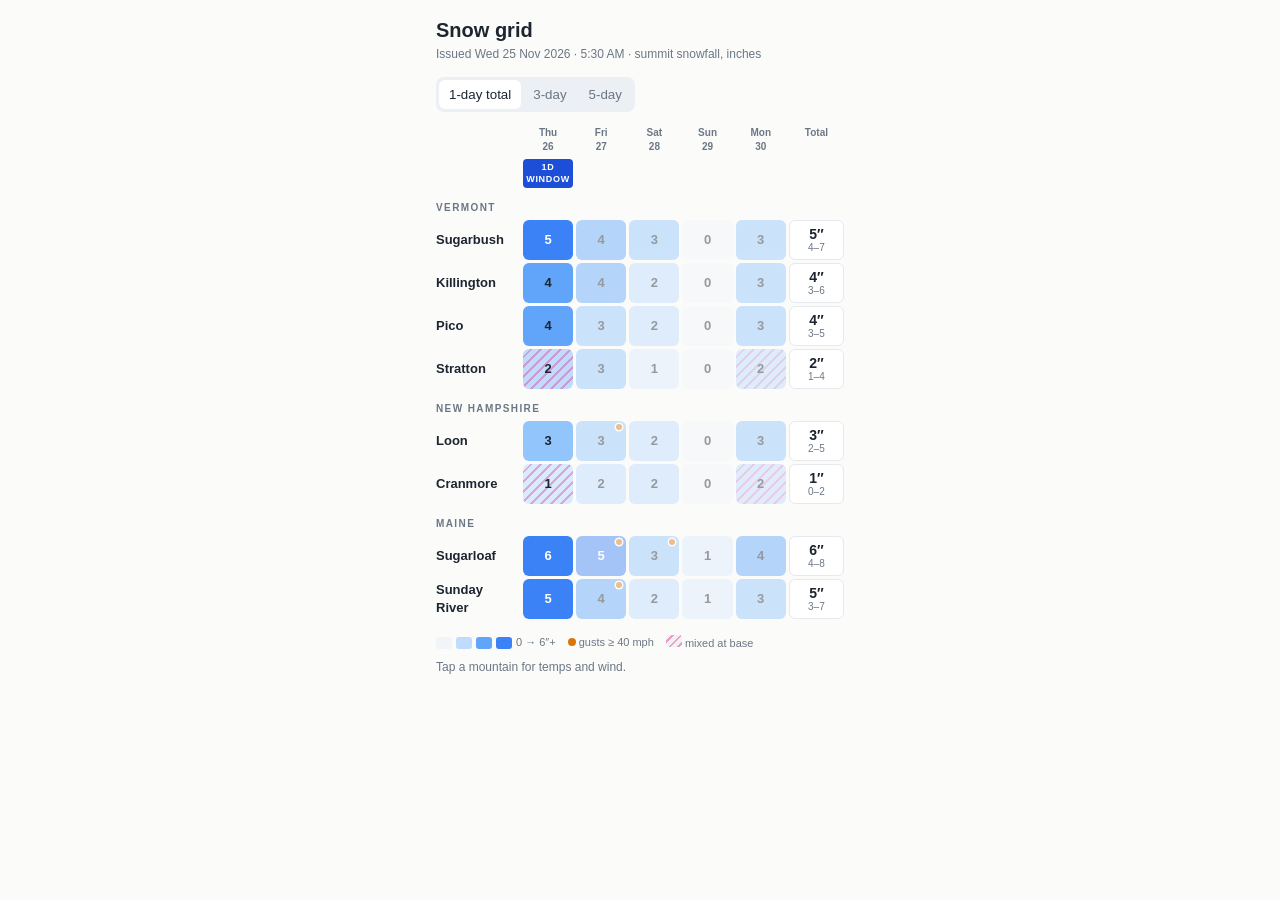
<file: docs/product/mockups/d-grid.html>
<!doctype html>
<html lang="en">
<head>
<meta charset="utf-8">
<meta name="viewport" content="width=device-width, initial-scale=1">
<title>D · Snow Grid</title>
<style>
:root{--ink:#1c2530;--mist:#6b7785;--line:#e6e9ee;--paper:#fbfbfa;--card:#fff;--warn:#d97706;--mix:#db2777}
*{box-sizing:border-box}
body{margin:0;background:var(--paper);color:var(--ink);font:14px/1.4 -apple-system,BlinkMacSystemFont,"Inter","Segoe UI",sans-serif}
.wrap{max-width:440px;margin:0 auto;padding:16px 16px 32px}
h1{font-size:20px;margin:0}
.sub{color:var(--mist);font-size:12px;margin:2px 0 14px}
.grid{display:grid;grid-template-columns:minmax(84px,1.6fr) repeat(5,1fr) 1.1fr;gap:3px;align-items:stretch}
.hd{font-size:10px;color:var(--mist);text-align:center;font-weight:600;padding:2px 0}
.win{grid-column:span 1;font-size:9px;text-transform:uppercase;letter-spacing:.08em;color:#fff;font-weight:700;text-align:center;border-radius:4px;padding:2px 0}
.st{grid-column:1/-1;font-size:10px;letter-spacing:.14em;text-transform:uppercase;color:var(--mist);font-weight:700;margin:10px 0 2px}
.nm{font-weight:600;font-size:13px;display:flex;align-items:center;cursor:pointer;padding-right:4px}
.c{height:40px;border-radius:6px;display:flex;align-items:center;justify-content:center;font-weight:700;font-variant-numeric:tabular-nums;position:relative;font-size:13px}
.c .w{position:absolute;top:3px;right:4px;width:6px;height:6px;border-radius:50%;background:var(--warn);box-shadow:0 0 0 1.5px #fff}
.c.mx{background-image:repeating-linear-gradient(135deg,transparent 0 5px,rgba(219,39,119,.35) 5px 7px)!important}
.tot{background:var(--card);border:1px solid var(--line);border-radius:6px;display:flex;flex-direction:column;align-items:center;justify-content:center;font-size:10px;color:var(--mist);line-height:1.15}
.tot b{color:var(--ink);font-size:14px}
.detail{grid-column:1/-1;background:var(--card);border:1px solid var(--line);border-radius:10px;padding:10px 12px;font-size:12px;color:var(--mist);display:none}
.detail.open{display:block}
.detail table{width:100%;border-collapse:collapse;margin-top:6px;font-variant-numeric:tabular-nums}
.detail td{text-align:center;padding:2px 0}
.detail td:first-child{text-align:left;font-weight:600;color:var(--ink)}
.hot{color:var(--warn);font-weight:700}
.legend{display:flex;gap:12px;flex-wrap:wrap;align-items:center;font-size:11px;color:var(--mist);margin-top:16px}
.ramp{display:flex;align-items:center;gap:4px}
.ramp i{width:16px;height:12px;border-radius:3px;display:inline-block}
.dot{width:8px;height:8px;border-radius:50%;background:var(--warn);display:inline-block}
.hatch{width:16px;height:12px;border-radius:3px;display:inline-block;background:repeating-linear-gradient(135deg,#eef2f6 0 4px,rgba(219,39,119,.45) 4px 6px)}
.toggle{display:inline-flex;gap:2px;background:#eceff3;border-radius:8px;padding:3px;margin-bottom:12px}
.toggle button{border:0;background:transparent;font:600 12px/1 inherit;padding:7px 10px;border-radius:6px;color:var(--mist);cursor:pointer}
.toggle button.on{background:#fff;color:var(--ink)}
</style>
</head>
<body>
<div class="wrap">
  <h1>Snow grid</h1>
  <div class="sub" id="issued"></div>
  <div class="toggle"><button class="on" data-t="1d">1-day total</button><button data-t="3d">3-day</button><button data-t="5d">5-day</button></div>
  <div class="grid" id="grid"></div>
  <div class="legend">
    <span class="ramp" id="ramp"></span>
    <span><span class="dot"></span> gusts ≥ 40 mph</span>
    <span><span class="hatch"></span> mixed at base</span>
  </div>
  <div class="sub" style="margin-top:8px">Tap a mountain for temps and wind.</div>
</div>
<script src="data.js"></script>
<script>
const S = window.SKI;
document.getElementById("issued").textContent = "Issued " + S.issued + " · summit snowfall, inches";
const ramp = ["#f1f5f9", "#dbeafe", "#bfdbfe", "#93c5fd", "#60a5fa", "#3b82f6", "#1d4ed8"];
const col = v => ramp[Math.min(ramp.length - 1, Math.ceil(v / 1.2))];
const fg = v => v >= 5 ? "#fff" : "#1c2530";
document.getElementById("ramp").innerHTML = [0, 2, 4, 6].map(v => `<i style="background:${col(v)}"></i>`).join("") + " 0 → 6″+";
let tot = "1d";
function render() {
  const n = { "1d": 1, "3d": 3, "5d": 5 }[tot];
  const span = (k, c) => `<div class="win" style="grid-column:2/span ${k};background:${c}">${k}-day</div>`;
  let h = `<div></div>${S.days.map(d => `<div class="hd">${d.replace(" ", "<br>")}</div>`).join("")}<div class="hd">Total</div>`;
  h += `<div></div><div class="win" style="grid-column:2/span ${n};background:#1d4ed8">${tot} window</div><div style="grid-column:${2 + n}/8"></div>`;
  ["VT", "NH", "ME"].forEach(st => {
    h += `<div class="st">${{ VT: "Vermont", NH: "New Hampshire", ME: "Maine" }[st]}</div>`;
    S.mountains.filter(m => m.st === st).sort((a, b) => S.sum(b, 5) - S.sum(a, 5)).forEach(m => {
      h += `<div class="nm" data-k="${m.key}">${m.name}</div>`;
      h += m.snow.map((s, i) => `<div class="c ${m.mix[i] ? "mx" : ""}" style="background:${col(s)};color:${fg(s)};opacity:${i < n ? 1 : .45}">${s}${m.gust[i] >= 40 ? '<span class="w"></span>' : ""}</div>`).join("");
      h += `<div class="tot"><b>${S.sum(m, n)}″</b>${m.range[tot][0]}–${m.range[tot][1]}</div>`;
      h += `<div class="detail" id="d-${m.key}"><b style="color:#1c2530">${m.name}</b> · ${m.summit.toLocaleString()} ft summit · ${m.note}
        <table><tr><td></td>${S.days.map(d => `<td>${d.split(" ")[0]}</td>`).join("")}</tr>
        <tr><td>Hi/Lo °F</td>${m.hi.map((x, i) => `<td>${x}/${m.lo[i]}</td>`).join("")}</tr>
        <tr><td>Gust mph</td>${m.gust.map(g => `<td class="${g >= 40 ? "hot" : ""}">${g}</td>`).join("")}</tr></table></div>`;
    });
  });
  document.getElementById("grid").innerHTML = h;
  document.querySelectorAll(".nm").forEach(e => e.onclick = () => document.getElementById("d-" + e.dataset.k).classList.toggle("open"));
}
document.querySelectorAll(".toggle button").forEach(b => b.onclick = () => {
  document.querySelectorAll(".toggle button").forEach(x => x.classList.toggle("on", x === b));
  tot = b.dataset.t; render();
});
render();
</script>
</body>
</html>
</file>
